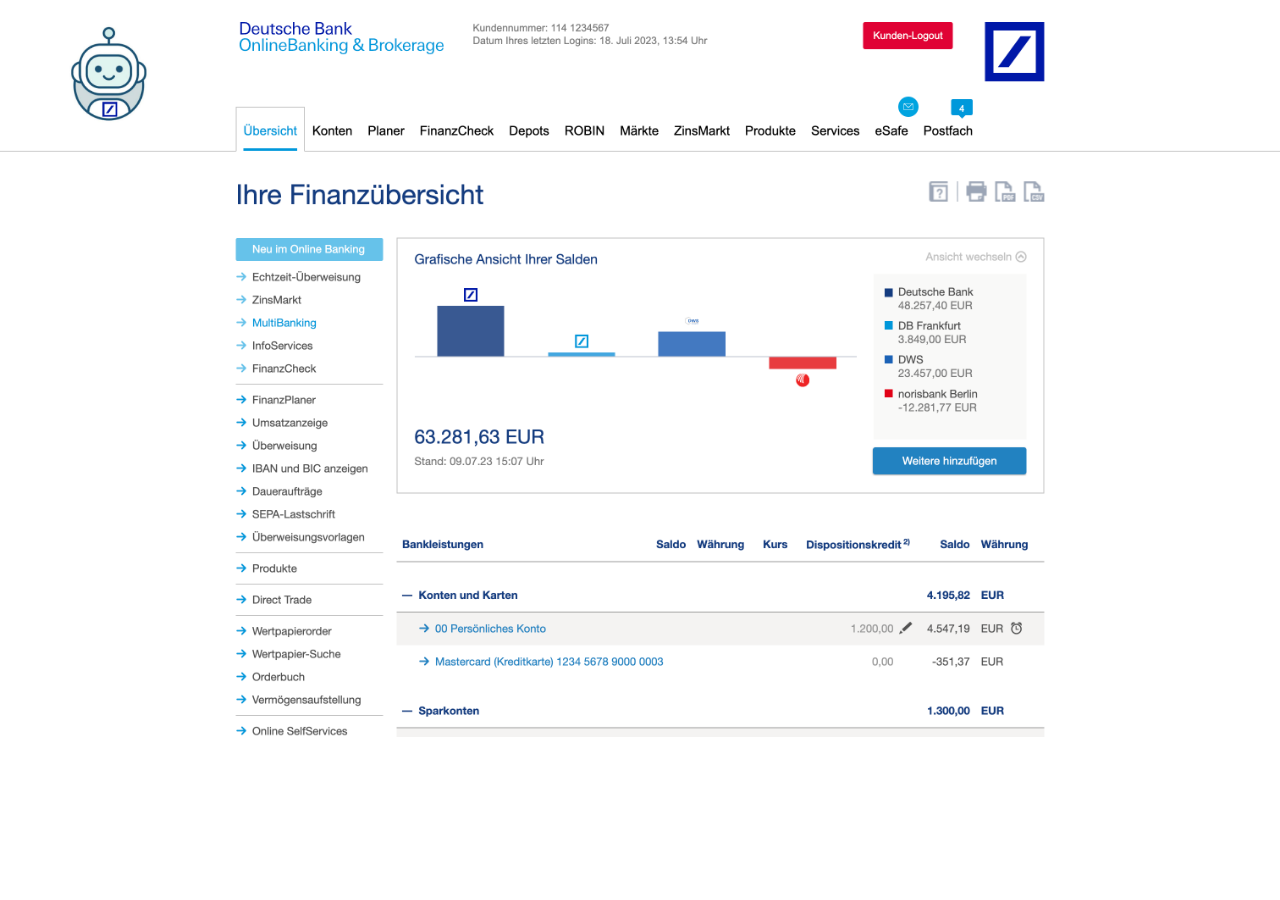
<file: start.html>
<!DOCTYPE html>
<html>
    <head>
        <meta charset="utf-8">
        <script src="script.js"></script>
        <title>Deutsche Bank</title>
        <link rel="stylesheet" href="stylesheetStart.css">
        <link rel="icon" type="image/x-icon" href="favicon.ico">
    </head>

    <body>
        <a href="index.html">
            <img src="Robber.jpg" id="openBot">
        </a>
    </body>
</html>
</file>
<file: stylesheetStart.css>
body{
    background-image: url(wallpaper.png);
    background-size: 100%;
    background-repeat: no-repeat;
}

#openBot {
    max-width: 100px;
    height: auto;
    margin-left: 4%;
    margin-top: 1%;
    
}
</file>
